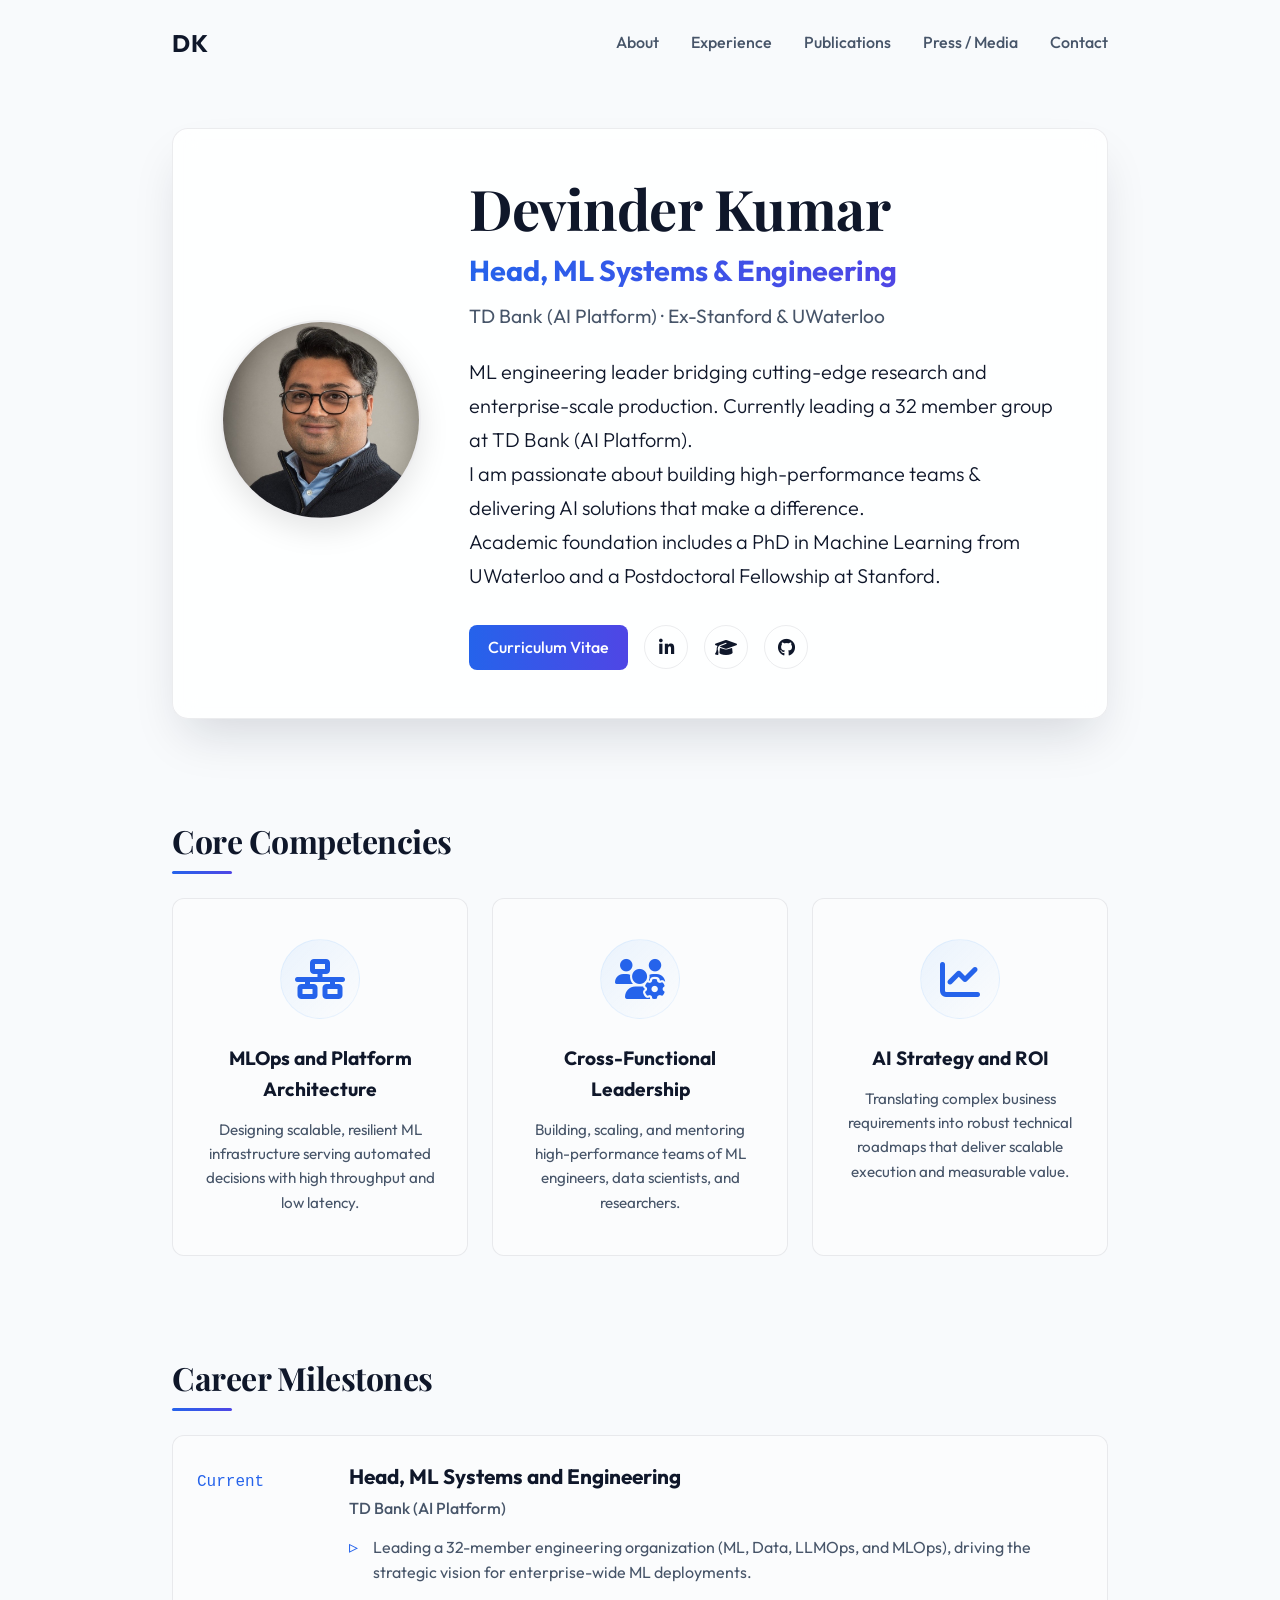
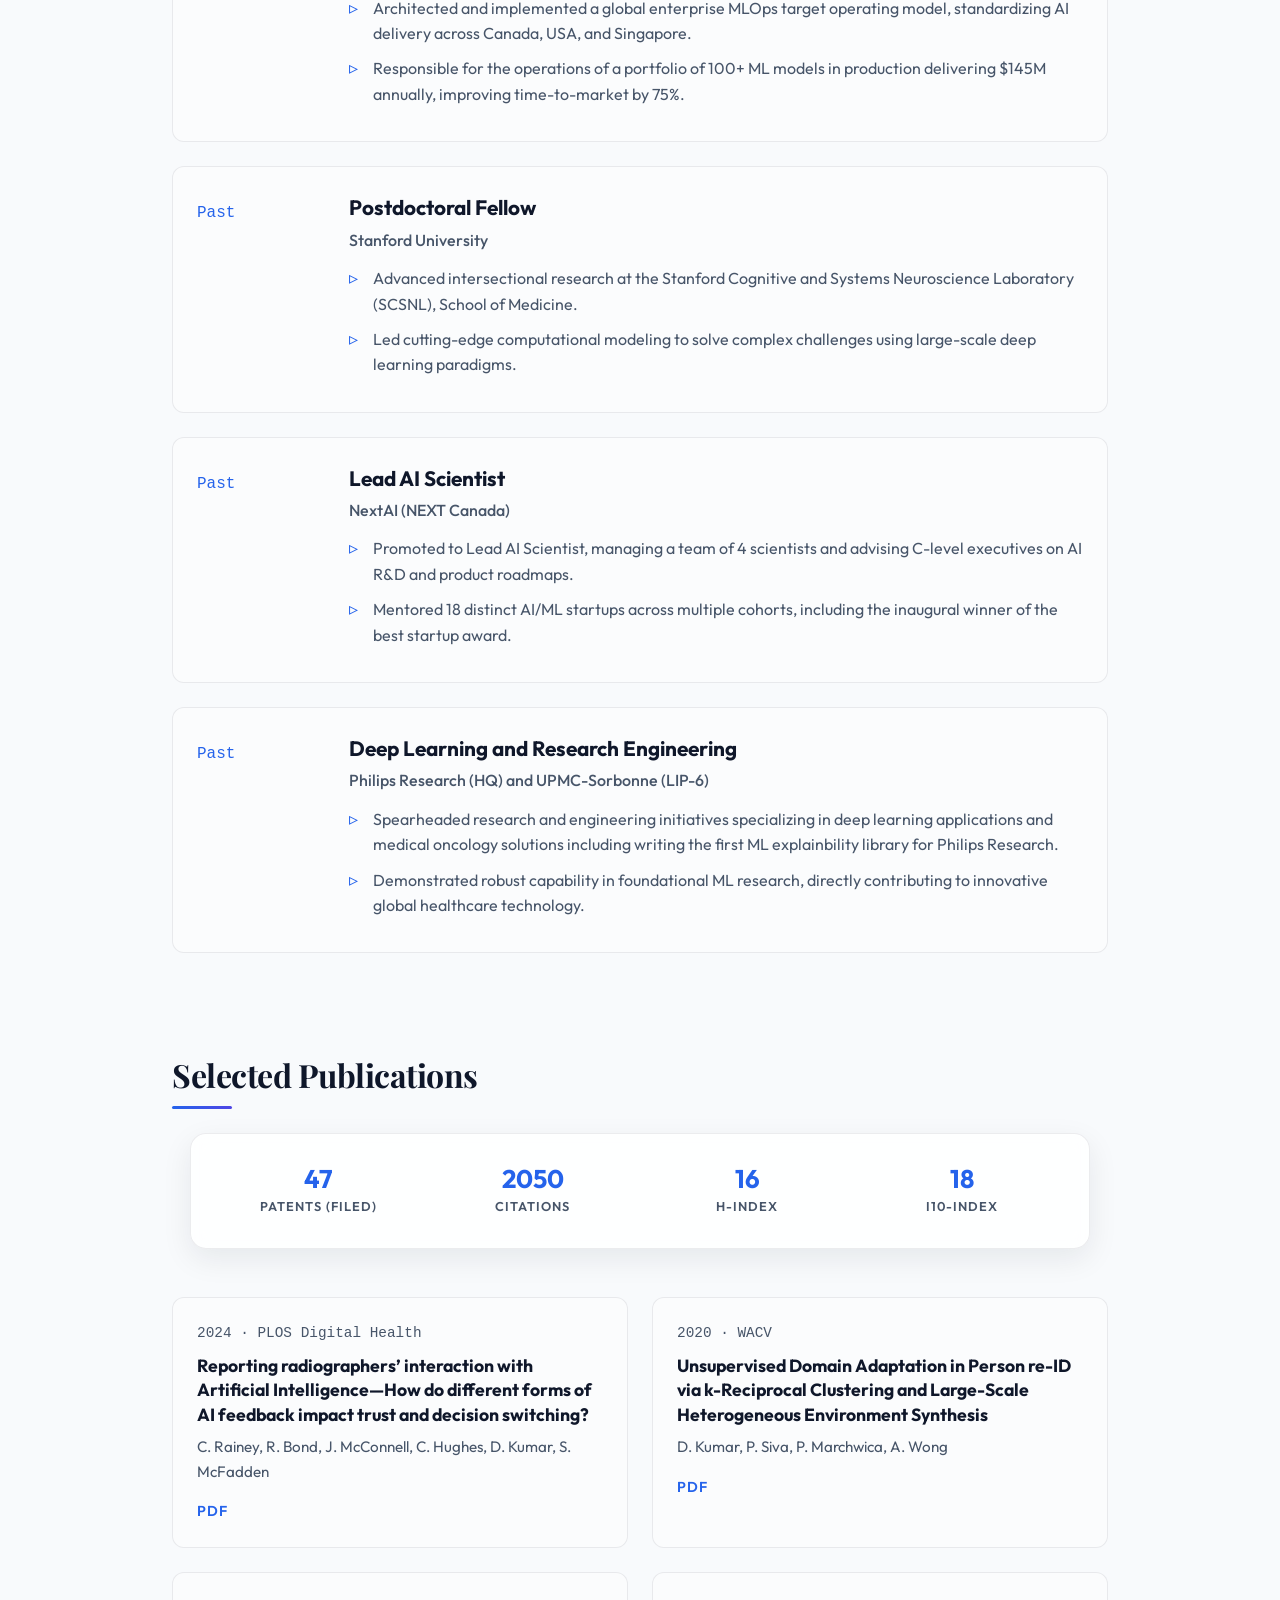
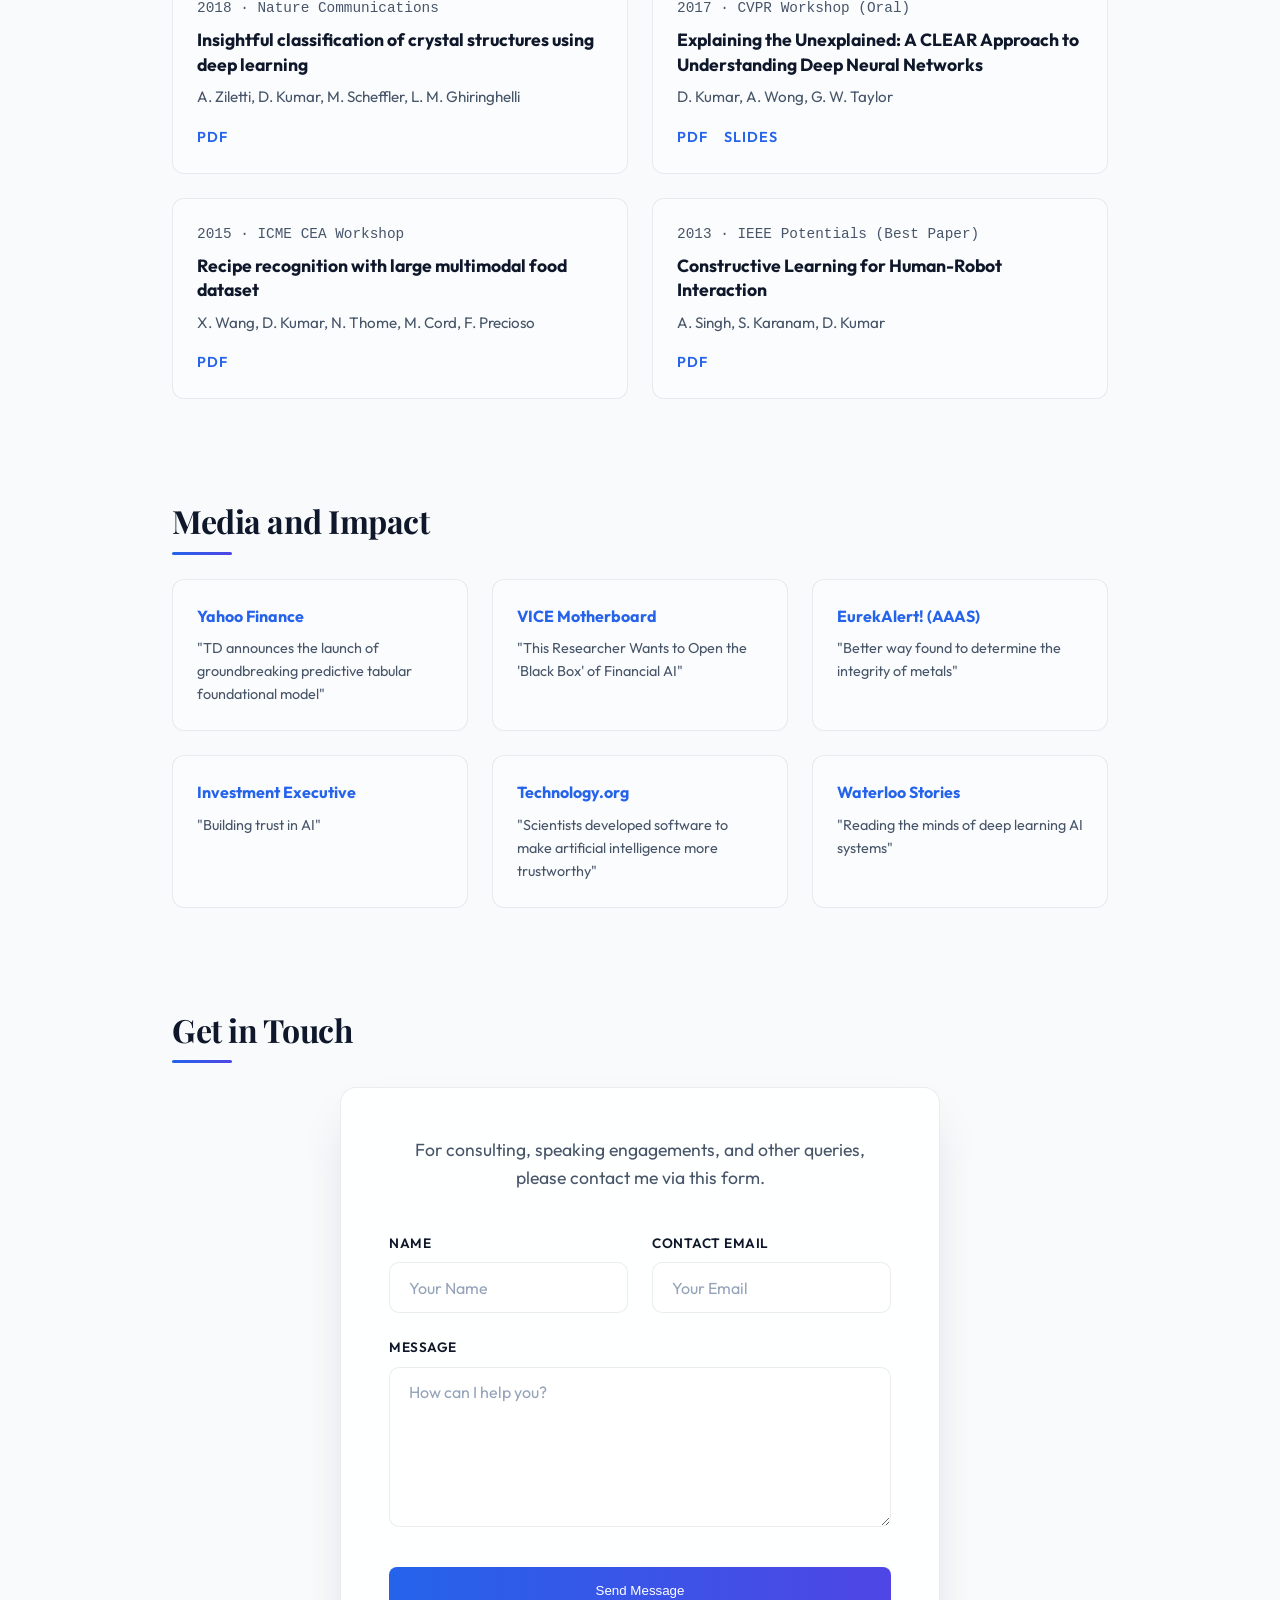
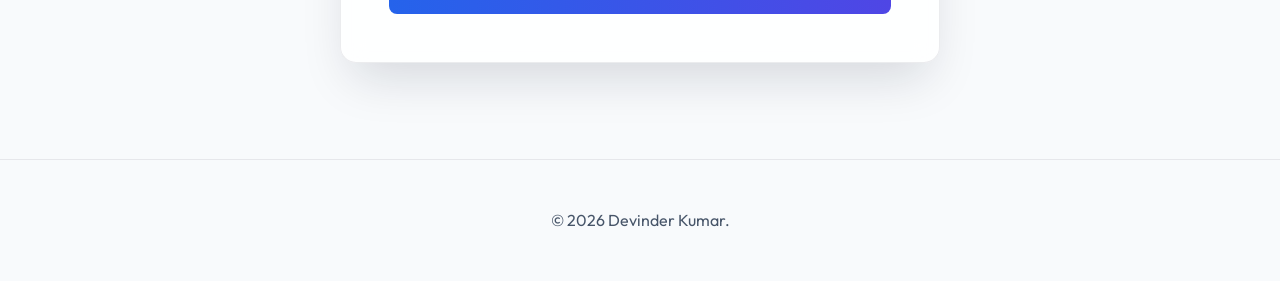
<file: index.html>
<!DOCTYPE html>
<html lang="en">

<head>
    <meta charset="utf-8">
    <meta name="viewport" content="width=device-width, initial-scale=1.0">
    <meta http-equiv="Content-Security-Policy" content="upgrade-insecure-requests">
    <meta http-equiv="X-XSS-Protection" content="1; mode=block">
    <meta http-equiv="Strict-Transport-Security" content="max-age=31536000; includeSubDomains; preload">
    <meta http-equiv="X-Content-Type-Options" content="nosniff">

    <title>Devinder Kumar | Head of ML Systems and Engineering</title>
    <meta name="description"
        content="Portfolio of Devinder Kumar, Head of ML Systems and Engineering at TD Bank (AI Platform) and former Stanford Postdoctoral Fellow. Expertise in Deep Learning and Explainable AI.">

    <!-- OpenGraph/SEO -->
    <meta property="og:title" content="Devinder Kumar | AI and ML Systems Executive">
    <meta property="og:description"
        content="Portfolio of Devinder Kumar, Head of ML Systems & Engineering at TD Bank (Layer6).">
    <meta property="og:type" content="website">

    <link rel="preconnect" href="https://fonts.googleapis.com">
    <link rel="preconnect" href="https://fonts.gstatic.com" crossorigin>
    <link
        href="https://fonts.googleapis.com/css2?family=Outfit:wght@300;400;500;600;700&family=Playfair+Display:wght@600;700&display=swap"
        rel="stylesheet">
    <link rel="stylesheet" href="https://cdnjs.cloudflare.com/ajax/libs/font-awesome/6.5.1/css/all.min.css">
    <link rel="stylesheet" href="css/base.css">
    <link rel="shortcut icon" href="favicon.ico">
</head>

<body>
    <nav class="navbar">
        <div class="nav-container">
            <a href="#about" class="nav-logo">DK</a>
            <ul class="nav-links">
                <li><a href="#about">About</a></li>
                <li><a href="#experience">Experience</a></li>
                <li><a href="#publications">Publications</a></li>
                <li><a href="#press">Press / Media</a></li>
                <li><a href="#contact">Contact</a></li>
            </ul>
        </div>
    </nav>

    <main>
        <!-- Hero Section -->
        <section id="about" class="hero-section glass-panel fade-in-up">
            <div class="hero-content">
                <div class="profile-wrapper">
                    <img src="profile_pic.jpeg" alt="Devinder Kumar" class="profile-img">
                </div>
                <div class="hero-text">
                    <h1 class="serif-heading">Devinder Kumar</h1>
                    <h2 class="gradient-text">Head, ML Systems & Engineering</h2>
                    <h3>TD Bank (AI Platform) &middot; Ex-Stanford & UWaterloo</h3>
                    <p class="bio executive-summary">
                        ML engineering leader bridging cutting-edge research and enterprise-scale production. Currently
                        leading a 32 member group at TD Bank (AI Platform).
                        <br> I am passionate about building high-performance teams & delivering AI solutions that make a
                        difference.
                        <br>
                        Academic foundation includes a PhD in Machine Learning from UWaterloo and a
                        Postdoctoral Fellowship at Stanford.
                    </p>
                    <div class="social-links">
                        <a href="#" onclick="openModal(event)" class="btn btn-primary">Curriculum Vitae</a>
                        <a href="https://www.linkedin.com/in/kumardevinder/" target="_blank"
                            class="btn btn-outline btn-icon" title="LinkedIn" aria-label="LinkedIn">
                            <i class="fab fa-linkedin-in"></i>
                        </a>
                        <a href="https://scholar.google.ca/citations?user=sLVsbB0AAAAJ&hl=en" target="_blank"
                            class="btn btn-outline btn-icon" title="Google Scholar" aria-label="Google Scholar">
                            <i class="fas fa-graduation-cap"></i>
                        </a>
                        <a href="https://github.com/dev4488/" target="_blank" class="btn btn-outline btn-icon"
                            title="GitHub" aria-label="GitHub">
                            <i class="fab fa-github"></i>
                        </a>
                    </div>
                </div>
            </div>
        </section>

        <!-- Core Competencies -->
        <section id="competencies" class="section fade-in-up">
            <h2 class="section-title serif-heading">Core Competencies</h2>
            <div class="competencies-grid">
                <div class="comp-card glass-card hover-lift">
                    <i class="fas fa-network-wired comp-icon"></i>
                    <h3>MLOps and Platform Architecture</h3>
                    <p>Designing scalable, resilient ML infrastructure serving automated decisions with high throughput
                        and low latency.</p>
                </div>
                <div class="comp-card glass-card hover-lift">
                    <i class="fas fa-users-cog comp-icon"></i>
                    <h3>Cross-Functional Leadership</h3>
                    <p>Building, scaling, and mentoring high-performance teams of ML engineers, data scientists, and
                        researchers.</p>
                </div>
                <div class="comp-card glass-card hover-lift">
                    <i class="fas fa-chart-line comp-icon"></i>
                    <h3>AI Strategy and ROI</h3>
                    <p>Translating complex business requirements into robust technical roadmaps that deliver scalable
                        execution and measurable value.</p>
                </div>
            </div>
        </section>

        <!-- Experience -->
        <section id="experience" class="section fade-in-up">
            <h2 class="section-title serif-heading">Career Milestones</h2>
            <div class="timeline">
                <div class="timeline-item glass-card">
                    <div class="timeline-meta">
                        <span class="timeline-date">Current</span>
                    </div>
                    <div class="timeline-content">
                        <h3>Head, ML Systems and Engineering</h3>
                        <h4 class="company-name">TD Bank (AI Platform)</h4>
                        <ul class="impact-list">
                            <li>Leading a 32-member engineering organization (ML, Data, LLMOps, and MLOps), driving the
                                strategic vision for enterprise-wide ML deployments.</li>
                            <li>Architected and implemented a global enterprise MLOps target operating model,
                                standardizing AI delivery across Canada, USA, and Singapore.</li>
                            <li>Responsible for the operations of a portfolio of 100+ ML models in production delivering
                                $145M annually, improving time-to-market by 75%.</li>
                        </ul>
                    </div>
                </div>

                <div class="timeline-item glass-card">
                    <div class="timeline-meta">
                        <span class="timeline-date">Past</span>
                    </div>
                    <div class="timeline-content">
                        <h3>Postdoctoral Fellow</h3>
                        <h4 class="company-name">Stanford University</h4>
                        <ul class="impact-list">
                            <li>Advanced intersectional research at the Stanford Cognitive and Systems Neuroscience
                                Laboratory (SCSNL), School of Medicine.</li>
                            <li>Led cutting-edge computational modeling to solve complex challenges using large-scale
                                deep learning paradigms.</li>
                        </ul>
                    </div>
                </div>

                <div class="timeline-item glass-card">
                    <div class="timeline-meta">
                        <span class="timeline-date">Past</span>
                    </div>
                    <div class="timeline-content">
                        <h3>Lead AI Scientist</h3>
                        <h4 class="company-name">NextAI (NEXT Canada)</h4>
                        <ul class="impact-list">
                            <li>Promoted to Lead AI Scientist, managing a team of 4 scientists and advising C-level
                                executives on AI R&D and product roadmaps.</li>
                            <li>Mentored 18 distinct AI/ML startups across multiple cohorts, including the inaugural
                                winner of the best startup award.</li>
                        </ul>
                    </div>
                </div>

                <div class="timeline-item glass-card">
                    <div class="timeline-meta">
                        <span class="timeline-date">Past</span>
                    </div>
                    <div class="timeline-content">
                        <h3>Deep Learning and Research Engineering</h3>
                        <h4 class="company-name">Philips Research (HQ) and UPMC-Sorbonne (LIP-6)</h4>
                        <ul class="impact-list">
                            <li>Spearheaded research and engineering initiatives specializing in deep learning
                                applications and medical oncology solutions including writing the first ML explainbility
                                library for Philips Research.</li>
                            <li>Demonstrated robust capability in foundational ML research, directly contributing to
                                innovative global healthcare technology.</li>
                        </ul>
                    </div>
                </div>
            </div>
        </section>

        <!-- Publications -->
        <section id="publications" class="section fade-in-up">
            <h2 class="section-title serif-heading">Selected Publications</h2>
            <div class="metrics-bar">
                <div class="metrics-item">
                    <span class="metrics-value">47</span>
                    <span class="metrics-label">Patents (filed)</span>
                </div>
                <div class="metrics-item">
                    <span id="citation-count" class="metrics-value">2050</span>
                    <span class="metrics-label">Citations</span>
                </div>
                <div class="metrics-item">
                    <span id="h-index" class="metrics-value">16</span>
                    <span class="metrics-label">H-index</span>
                </div>
                <div class="metrics-item">
                    <span id="i10-index" class="metrics-value">18</span>
                    <span class="metrics-label">i10-index</span>
                </div>
            </div>
            <div class="grid-container">
                <div class="pub-card glass-card hover-lift">
                    <span class="pub-year">2024 &middot; PLOS Digital Health</span>
                    <h3>Reporting radiographers’ interaction with Artificial Intelligence—How do different forms of AI
                        feedback impact trust and decision switching?</h3>
                    <p class="pub-authors">C. Rainey, R. Bond, J. McConnell, C. Hughes, D. Kumar, S. McFadden</p>
                    <div class="pub-links">
                        <a href="https://journals.plos.org/digitalhealth/article?id=10.1371/journal.pdig.0000560"
                            target="_blank">PDF</a>
                    </div>
                </div>

                <div class="pub-card glass-card hover-lift">
                    <span class="pub-year">2020 &middot; WACV</span>
                    <h3>Unsupervised Domain Adaptation in Person re-ID via k-Reciprocal Clustering and Large-Scale
                        Heterogeneous Environment Synthesis</h3>
                    <p class="pub-authors">D. Kumar, P. Siva, P. Marchwica, A. Wong</p>
                    <div class="pub-links">
                        <a href="https://openaccess.thecvf.com/content_WACV_2020/html/Kumar_Unsupervised_Domain_Adaptation_in_Person_re-ID_via_k-Reciprocal_Clustering_and_WACV_2020_paper.html"
                            target="_blank">PDF</a>
                    </div>
                </div>

                <div class="pub-card glass-card hover-lift">
                    <span class="pub-year">2018 &middot; Nature Communications</span>
                    <h3>Insightful classification of crystal structures using deep learning</h3>
                    <p class="pub-authors">A. Ziletti, D. Kumar, M. Scheffler, L. M. Ghiringhelli</p>
                    <div class="pub-links">
                        <a href="https://www.nature.com/articles/s41467-018-05169-6" target="_blank">PDF</a>
                    </div>
                </div>

                <div class="pub-card glass-card hover-lift">
                    <span class="pub-year">2017 &middot; CVPR Workshop (Oral)</span>
                    <h3>Explaining the Unexplained: A CLEAR Approach to Understanding Deep Neural Networks</h3>
                    <p class="pub-authors">D. Kumar, A. Wong, G. W. Taylor</p>
                    <div class="pub-links">
                        <a href="https://arxiv.org/abs/1704.04133" target="_blank">PDF</a>
                        <a href="https://dev4488.github.io/slides/devinder_kumar_CLEAR_map_ecvw_cvprw_2017.pdf"
                            target="_blank">Slides</a>
                    </div>
                </div>

                <div class="pub-card glass-card hover-lift">
                    <span class="pub-year">2015 &middot; ICME CEA Workshop</span>
                    <h3>Recipe recognition with large multimodal food dataset</h3>
                    <p class="pub-authors">X. Wang, D. Kumar, N. Thome, M. Cord, F. Precioso</p>
                    <div class="pub-links">
                        <a href="https://webia.lip6.fr/~cord/pdfs/publis/CordCooking2015icme.pdf"
                            target="_blank">PDF</a>
                    </div>
                </div>

                <div class="pub-card glass-card hover-lift">
                    <span class="pub-year">2013 &middot; IEEE Potentials (Best Paper)</span>
                    <h3>Constructive Learning for Human-Robot Interaction</h3>
                    <p class="pub-authors">A. Singh, S. Karanam, D. Kumar</p>
                    <div class="pub-links">
                        <a href="https://ieeexplore.ieee.org/xpl/articleDetails.jsp?arnumber=6565461"
                            target="_blank">PDF</a>
                    </div>
                </div>
            </div>
        </section>

        <!-- Press Section -->
        <section id="press" class="section fade-in-up">
            <h2 class="section-title serif-heading">Media and Impact</h2>
            <div class="grid-container press-grid">
                <a href="https://finance.yahoo.com/news/td-announces-launch-groundbreaking-predictive-110000202.html"
                    target="_blank" class="press-card glass-card hover-lift">
                    <h4>Yahoo Finance</h4>
                    <p>"TD announces the launch of groundbreaking predictive tabular foundational model"</p>
                </a>
                <a href="https://www.vice.com/en/article/this-researcher-wants-to-open-the-black-box-of-financial-ai/"
                    target="_blank" class="press-card glass-card hover-lift">
                    <h4>VICE Motherboard</h4>
                    <p>"This Researcher Wants to Open the 'Black Box' of Financial AI"</p>
                </a>
                <a href="https://www.eurekalert.org/news-releases/797577" target="_blank"
                    class="press-card glass-card hover-lift">
                    <h4>EurekAlert! (AAAS)</h4>
                    <p>"Better way found to determine the integrity of metals"</p>
                </a>
                <a href="https://www.investmentexecutive.com/news/industry-news/building-trust-in-ai/" target="_blank"
                    class="press-card glass-card hover-lift">
                    <h4>Investment Executive</h4>
                    <p>"Building trust in AI"</p>
                </a>
                <a href="https://www.technology.org/2017/10/07/scientists-developed-software-to-make-artificial-intelligence-systems-more-trustworthy/"
                    target="_blank" class="press-card glass-card hover-lift">
                    <h4>Technology.org</h4>
                    <p>"Scientists developed software to make artificial intelligence more trustworthy"</p>
                </a>
                <a href="https://uwaterloo.ca/stories/reading-minds-deep-learning-ai-systems" target="_blank"
                    class="press-card glass-card hover-lift">
                    <h4>Waterloo Stories</h4>
                    <p>"Reading the minds of deep learning AI systems"</p>
                </a>
            </div>
        </section>

        <!-- Contact Section -->
        <section id="contact" class="section fade-in-up">
            <h2 class="section-title serif-heading">Get in Touch</h2>
            <div class="contact-container glass-panel">
                <p class="contact-text">
                    For consulting, speaking engagements, and other queries, please contact me via this form.
                </p>
                <form action="https://formspree.io/f/mdaplzyn" method="POST" class="contact-form">
                    <div class="form-row">
                        <div class="form-group">
                            <label for="name">Name</label>
                            <input type="text" id="name" name="name" class="form-control" placeholder="Your Name"
                                required>
                        </div>
                        <div class="form-group">
                            <label for="email">Contact Email</label>
                            <input type="email" id="email" name="_replyto" class="form-control" placeholder="Your Email"
                                required>
                        </div>
                    </div>
                    <div class="form-group">
                        <label for="message">Message</label>
                        <textarea id="message" name="message" class="form-control" placeholder="How can I help you?"
                            required></textarea>
                    </div>
                    <button type="submit" class="btn btn-primary"
                        style="width: 100%; padding: 1rem; margin-top: 1rem;">Send
                        Message</button>
                </form>
            </div>
        </section>
    </main>

    <footer>
        <p>&copy; 2026 Devinder Kumar.</p>
    </footer>

    <!-- Analytics & Scripts -->
    <script>
        (function (i, s, o, g, r, a, m) {
            i['GoogleAnalyticsObject'] = r; i[r] = i[r] || function () {
                (i[r].q = i[r].q || []).push(arguments)
            }, i[r].l = 1 * new Date(); a = s.createElement(o),
                m = s.getElementsByTagName(o)[0]; a.async = 1; a.src = g; m.parentNode.insertBefore(a, m)
        })(window, document, 'script', 'https://www.google-analytics.com/analytics.js', 'ga');
        ga('create', 'UA-46434583-1', 'auto');
        ga('send', 'pageview');
    </script>
    <script>
        // Smooth scroll for nav
        document.querySelectorAll('a[href^="#"]').forEach(anchor => {
            anchor.addEventListener('click', function (e) {
                e.preventDefault();
                const targetElement = document.querySelector(this.getAttribute('href'));
                if (targetElement) {
                    const navHeight = document.querySelector('.navbar').offsetHeight;
                    const elementPosition = targetElement.getBoundingClientRect().top;
                    const offsetPosition = elementPosition + window.scrollY - navHeight - 10;

                    window.scrollTo({
                        top: offsetPosition,
                        behavior: 'smooth'
                    });
                }
            });
        });

        // Add scrolled class to navbar
        window.addEventListener('scroll', () => {
            const nav = document.querySelector('.navbar');
            if (window.scrollY > 50) {
                nav.classList.add('scrolled');
            } else {
                nav.classList.remove('scrolled');
            }
        });

        // Intersection Observer for Scroll Animations
        const observerOptions = {
            root: null,
            rootMargin: '0px',
            threshold: 0.15
        };

        const observer = new IntersectionObserver((entries, observer) => {
            entries.forEach(entry => {
                if (entry.isIntersecting) {
                    entry.target.classList.add('visible');
                    // Optional: remove unobserve if you want it to fade in/out repeatedly
                    observer.unobserve(entry.target);
                }
            });
        }, observerOptions);

        document.querySelectorAll('.fade-in-up').forEach(element => {
            observer.observe(element);
        });
    </script>

    <!-- Password Modal -->
    <div id="cvModal" class="modal">
        <div class="modal-content glass-panel">
            <span class="close-btn" onclick="closeModal()">&times;</span>
            <h3 style="margin-bottom: 1rem; font-size: 1.5rem;">Access Curriculum Vitae</h3>
            <p style="margin-bottom: 1.5rem; color: var(--text-secondary);">For resume password, please contact me.</p>
            <input type="password" id="cvPassword" placeholder="Enter Password" class="modal-input"
                onkeypress="handleEnter(event)">
            <p id="errorMessage" class="error-msg"></p>
            <button onclick="verifyPassword()" class="btn btn-primary" style="width: 100%; margin-top: 1rem;">Unlock
                Resume</button>
        </div>
    </div>

    <script>
        // Modal Logic
        const modal = document.getElementById("cvModal");

        function openModal(e) {
            e.preventDefault();
            modal.style.display = "flex";
            document.getElementById("cvPassword").focus();
        }

        function closeModal() {
            modal.style.display = "none";
            document.getElementById("cvPassword").value = "";
            document.getElementById("errorMessage").style.display = "none";
        }

        window.onclick = function (event) {
            if (event.target == modal) {
                closeModal();
            }
        }

        function handleEnter(e) {
            if (e.key === 'Enter') {
                verifyPassword();
            }
        }

        // Extremely simple client-side SHA-256 implementation
        async function sha256(message) {
            const msgBuffer = new TextEncoder().encode(message);
            const hashBuffer = await crypto.subtle.digest('SHA-256', msgBuffer);
            const hashArray = Array.from(new Uint8Array(hashBuffer));
            return hashArray.map(b => b.toString(16).padStart(2, '0')).join('');
        }

        async function verifyPassword() {
            const input = document.getElementById("cvPassword").value;
            const errorMsg = document.getElementById("errorMessage");

            // Expected Hash computed securely
            const expectedHash = "424c667de527f011ebe6893e5ad2770ed337f6d278c1c20f28f1872b1608a0ac";
            const inputHash = await sha256(input);

            if (inputHash === expectedHash) {
                errorMsg.style.display = "none";
                closeModal();
                window.open("8f7d9a2b4c6e1f3.pdf", "_blank");
            } else {
                errorMsg.innerText = "Incorrect Password. Please try again.";
                errorMsg.style.display = "block";
            }
        }
    </script>
</body>

</html>
</file>
<file: css/base.css>
/* 
 * Devinder Kumar - 2026 Modern Portfolio CSS
 * Theme: Executive Dark Mode / Glassmorphism
 */

:root {
    --bg-color: #f8fafc;
    --bg-secondary: #ffffff;
    --text-primary: #0f172a;
    --text-secondary: #475569;
    --accent-color: #2563eb;
    --accent-hover: #1d4ed8;
    --gradient-start: #2563eb;
    --gradient-end: #4f46e5;
    --glass-bg: rgba(255, 255, 255, 0.85);
    --glass-border: rgba(15, 23, 42, 0.08);
    --font-family: 'Outfit', -apple-system, BlinkMacSystemFont, "Segoe UI", Roboto, sans-serif;
    --font-serif: 'Playfair Display', Georgia, serif;
    --max-width: 1000px;
}

* {
    margin: 0;
    padding: 0;
    box-sizing: border-box;
}

html {
    scroll-behavior: smooth;
    scroll-padding-top: 100px;
}

body {
    background-color: var(--bg-color);
    color: var(--text-primary);
    font-family: var(--font-family);
    line-height: 1.6;
    overflow-x: hidden;
}

a {
    color: var(--accent-color);
    text-decoration: none;
    transition: color 0.3s ease;
}

a:hover {
    color: var(--accent-hover);
}

/* Navbar */
.navbar {
    position: fixed;
    top: 0;
    width: 100%;
    z-index: 1000;
    padding: 1.5rem 0;
    transition: all 0.3s ease;
    background: transparent;
}

.navbar.scrolled {
    background: var(--glass-bg);
    backdrop-filter: blur(10px);
    -webkit-backdrop-filter: blur(10px);
    border-bottom: 1px solid var(--glass-border);
    padding: 1rem 0;
}

.nav-container {
    max-width: var(--max-width);
    margin: 0 auto;
    padding: 0 2rem;
    display: flex;
    justify-content: space-between;
    align-items: center;
}

.nav-logo {
    font-size: 1.5rem;
    font-weight: 700;
    color: var(--text-primary);
    letter-spacing: 1px;
}

.nav-links {
    list-style: none;
    display: flex;
    gap: 2rem;
}

.nav-links a {
    color: var(--text-secondary);
    font-weight: 500;
}

.nav-links a:hover {
    color: var(--text-primary);
}

/* Main Layout */
main {
    max-width: var(--max-width);
    margin: 0 auto;
    padding: 0 2rem;
}

/* Utility Classes */
.glass-panel {
    background: var(--glass-bg);
    backdrop-filter: blur(12px);
    border: 1px solid var(--glass-border);
    border-radius: 16px;
    padding: 3rem;
}

.glass-card {
    background: rgba(15, 23, 42, 0.03);
    border: 1px solid var(--glass-border);
    border-radius: 12px;
    padding: 1.5rem;
    transition: transform 0.3s ease, border-color 0.3s ease, background 0.3s ease;
}

.hover-lift:hover {
    transform: translateY(-5px);
    border-color: rgba(15, 23, 42, 0.15);
    background: rgba(15, 23, 42, 0.05);
}

.gradient-text {
    background: linear-gradient(90deg, var(--gradient-start), var(--gradient-end));
    -webkit-background-clip: text;
    background-clip: text;
    -webkit-text-fill-color: transparent;
    display: inline-block;
}

/* Hero Section */
.hero-section {
    margin-top: 8rem;
    margin-bottom: 6rem;
}

.hero-content {
    display: flex;
    align-items: center;
    gap: 3rem;
}

.profile-wrapper {
    flex-shrink: 0;
}

.profile-img {
    width: 200px;
    height: 200px;
    border-radius: 50%;
    object-fit: contain;
    border: 2px solid var(--glass-border);
    box-shadow: 0 10px 30px rgba(0, 0, 0, 0.1);
    background-color: #fff;
}

.hero-text h1 {
    font-size: 3.5rem;
    font-weight: 700;
    margin-bottom: 0.5rem;
    line-height: 1.1;
}

.hero-text h2 {
    font-size: 1.8rem;
    margin-bottom: 0.5rem;
}

.hero-text h3 {
    font-size: 1.2rem;
    color: var(--text-secondary);
    font-weight: 400;
    margin-bottom: 1.5rem;
}

.bio {
    color: var(--text-secondary);
    margin-bottom: 1rem;
    font-size: 1.1rem;
}

/* Buttons */
.social-links {
    margin-top: 2rem;
    display: flex;
    gap: 1rem;
    flex-wrap: wrap;
}

.btn {
    padding: 0.6rem 1.2rem;
    border-radius: 8px;
    font-weight: 500;
    transition: all 0.3s ease;
    cursor: pointer;
    text-align: center;
}

.btn-primary {
    background: linear-gradient(90deg, var(--gradient-start), var(--gradient-end));
    color: #fff;
    border: none;
}

.btn-primary:hover {
    opacity: 0.9;
    color: #fff;
    transform: translateY(-2px);
    box-shadow: 0 5px 15px rgba(59, 130, 246, 0.3);
}

.btn-outline {
    background: transparent;
    color: var(--text-primary);
    border: 1px solid var(--glass-border);
}

.btn-outline:hover {
    background: rgba(15, 23, 42, 0.05);
    border-color: rgba(15, 23, 42, 0.2);
    color: var(--text-primary);
}

.btn-icon {
    width: 44px;
    height: 44px;
    display: flex;
    align-items: center;
    justify-content: center;
    border-radius: 50%;
    padding: 0;
    font-size: 1.1rem;
    flex-shrink: 0;
}

.btn-icon i {
    transition: transform 0.3s ease;
}

.btn-icon:hover i {
    transform: scale(1.1);
}

/* Sections */
.section {
    margin-bottom: 6rem;
}

.section-title {
    font-size: 2rem;
    margin-bottom: 2rem;
    position: relative;
    display: inline-block;
}

.section-title::after {
    content: '';
    position: absolute;
    bottom: -8px;
    left: 0;
    width: 60px;
    height: 3px;
    background: linear-gradient(90deg, var(--gradient-start), var(--gradient-end));
    border-radius: 2px;
}

/* Timeline */
.timeline {
    display: flex;
    flex-direction: column;
    gap: 1.5rem;
}

.timeline-item {
    display: flex;
    gap: 2rem;
}

.timeline-meta {
    width: 120px;
    flex-shrink: 0;
    padding-top: 0.5rem;
}

.timeline-date {
    color: var(--accent-color);
    font-family: monospace;
    font-size: 1rem;
}

.timeline-content h3 {
    font-size: 1.3rem;
    margin-bottom: 0.2rem;
}

.company-name {
    color: var(--text-secondary);
    font-size: 1rem;
    font-weight: 500;
    margin-bottom: 0.8rem;
}

/* Grids */
.grid-container {
    display: grid;
    grid-template-columns: repeat(auto-fill, minmax(300px, 1fr));
    gap: 1.5rem;
}

/* Publications */
.metrics-bar {
    display: flex;
    justify-content: space-around;
    align-items: center;
    gap: 1.5rem;
    margin: 0 auto 3rem auto;
    padding: 2rem;
    flex-wrap: wrap;
    text-align: center;
    max-width: 900px;
    background: var(--glass-bg);
    backdrop-filter: blur(10px);
    -webkit-backdrop-filter: blur(10px);
    border: 1px solid var(--glass-border);
    border-radius: 16px;
    box-shadow: 0 10px 30px rgba(15, 23, 42, 0.08);
}

.metrics-item {
    display: flex;
    flex-direction: column;
    gap: 0.3rem;
    min-width: 120px;
}

.metrics-value {
    font-size: 1.6rem;
    font-weight: 700;
    color: var(--accent-color);
    line-height: 1;
}

.metrics-label {
    font-size: 0.8rem;
    color: var(--text-secondary);
    text-transform: uppercase;
    letter-spacing: 1px;
    font-weight: 600;
}

.pub-year {
    display: block;
    color: var(--text-secondary);
    font-size: 0.9rem;
    font-family: monospace;
    margin-bottom: 0.5rem;
}

.pub-card h3 {
    font-size: 1.1rem;
    margin-bottom: 0.5rem;
    line-height: 1.4;
}

.pub-authors {
    color: var(--text-secondary);
    font-size: 0.95rem;
    margin-bottom: 1rem;
}

.pub-links {
    display: flex;
    gap: 1rem;
}

.pub-links a {
    font-size: 0.9rem;
    text-transform: uppercase;
    letter-spacing: 1px;
    font-weight: 600;
}

/* Press Grid */
.press-grid {
    grid-template-columns: repeat(auto-fill, minmax(220px, 1fr));
}

.press-card h4 {
    color: var(--accent-color);
    margin-bottom: 0.5rem;
}

.press-card p {
    font-size: 0.9rem;
    color: var(--text-secondary);
}

/* Footer */
footer {
    text-align: center;
    padding: 3rem 0;
    border-top: 1px solid var(--glass-border);
    margin-top: 4rem;
    color: var(--text-secondary);
}

/* Responsive */
@media (max-width: 768px) {
    .nav-links {
        display: none;
    }

    .hero-content {
        flex-direction: column;
        text-align: center;
    }

    .social-links {
        justify-content: center;
    }

    .timeline-item {
        flex-direction: column;
        gap: 0.5rem;
    }

    .timeline-meta {
        padding-top: 0;
    }
}

/* Modal Styling */
.modal {
    display: none;
    position: fixed;
    z-index: 2000;
    left: 0;
    top: 0;
    width: 100%;
    height: 100%;
    background-color: rgba(15, 23, 42, 0.5);
    backdrop-filter: blur(4px);
    -webkit-backdrop-filter: blur(4px);
    justify-content: center;
    align-items: center;
}

.modal-content {
    background: var(--bg-secondary);
    padding: 2.5rem;
    border-radius: 16px;
    width: 90%;
    max-width: 400px;
    position: relative;
    text-align: center;
    box-shadow: 0 25px 50px -12px rgba(0, 0, 0, 0.25);
    border: 1px solid var(--glass-border);
}

.close-btn {
    position: absolute;
    top: 1rem;
    right: 1.5rem;
    color: var(--text-secondary);
    font-size: 2rem;
    font-weight: bold;
    cursor: pointer;
    transition: color 0.2s;
}

.close-btn:hover {
    color: var(--text-primary);
}

.modal-input {
    width: 100%;
    padding: 0.8rem 1rem;
    border: 1px solid rgba(15, 23, 42, 0.15);
    border-radius: 8px;
    font-family: var(--font-family);
    font-size: 1rem;
    background: var(--bg-color);
    color: var(--text-primary);
    outline: none;
    transition: border-color 0.2s;
}

.modal-input:focus {
    border-color: var(--accent-color);
}

.error-msg {
    color: #e11d48;
    font-size: 0.9rem;
    margin-top: 0.5rem;
    display: none;
    text-align: left;
}

/* Executive Portfolio Enhancements */
.serif-heading {
    font-family: var(--font-serif);
    letter-spacing: -0.5px;
}

.executive-summary {
    font-size: 1.25rem;
    font-weight: 300;
    color: var(--text-primary);
    line-height: 1.7;
    margin-bottom: 1.5rem;
}

.impact-list {
    list-style: none;
    margin-top: 0.8rem;
    padding-left: 0;
}

.impact-list li {
    position: relative;
    padding-left: 1.5rem;
    margin-bottom: 0.6rem;
    color: var(--text-secondary);
    font-size: 1rem;
}

.impact-list li::before {
    content: "▹";
    position: absolute;
    left: 0;
    color: var(--accent-color);
    font-size: 1.1rem;
    top: -2px;
}

.competencies-grid {
    display: grid;
    grid-template-columns: repeat(auto-fit, minmax(280px, 1fr));
    gap: 1.5rem;
}

.comp-card {
    text-align: center;
    padding: 2.5rem 1.5rem;
}

.comp-icon {
    font-size: 2.5rem;
    color: var(--accent-color);
    margin-bottom: 1.5rem;
    background: linear-gradient(135deg, rgba(88, 166, 255, 0.1), transparent);
    width: 80px;
    height: 80px;
    line-height: 80px;
    border-radius: 50%;
    display: inline-flex;
    justify-content: center;
    align-items: center;
    border: 1px solid rgba(88, 166, 255, 0.1);
}

.comp-card h3 {
    font-size: 1.2rem;
    margin-bottom: 0.8rem;
    color: var(--text-primary);
}

.comp-card p {
    color: var(--text-secondary);
    font-size: 0.95rem;
}

/* Scroll Animations */
.fade-in-up {
    opacity: 0;
    transform: translateY(30px);
    transition: opacity 0.8s ease-out, transform 0.8s ease-out;
}

.fade-in-up.visible {
    opacity: 1;
    transform: translateY(0);
}

/* Refined Light Mode Adjustments */
.glass-panel {
    box-shadow: 0 25px 50px -12px rgba(15, 23, 42, 0.15);
}

.metrics-bar {
    box-shadow: 0 10px 30px rgba(15, 23, 42, 0.08);
}

.profile-img {
    border-color: var(--glass-border);
    background-color: var(--bg-secondary);
}

.glass-card {
    background: rgba(255, 255, 255, 0.4);
}

.glass-card:hover {
    background: rgba(255, 255, 255, 0.9);
    border-color: rgba(15, 23, 42, 0.2);
    box-shadow: 0 10px 25px rgba(15, 23, 42, 0.05);
}

/* Contact Section */
.contact-container {
    max-width: 600px;
    margin: 0 auto;
}

.contact-text {
    text-align: center;
    margin-bottom: 2.5rem;
    color: var(--text-secondary);
    font-size: 1.1rem;
}

.contact-form {
    display: flex;
    flex-direction: column;
    gap: 1.5rem;
}

.form-row {
    display: grid;
    grid-template-columns: 1fr 1fr;
    gap: 1.5rem;
}

.form-group {
    display: flex;
    flex-direction: column;
    gap: 0.5rem;
}

.form-group label {
    font-weight: 600;
    font-size: 0.85rem;
    color: var(--text-primary);
    text-transform: uppercase;
    letter-spacing: 0.5px;
}

.form-control {
    width: 100%;
    padding: 0.9rem 1.2rem;
    border: 1px solid var(--glass-border);
    border-radius: 10px;
    background: rgba(255, 255, 255, 0.5);
    font-family: var(--font-family);
    font-size: 1rem;
    transition: all 0.3s ease;
    outline: none;
    color: var(--text-primary);
}

.form-control:focus {
    border-color: var(--accent-color);
    background: #fff;
    box-shadow: 0 0 0 4px rgba(37, 99, 235, 0.08);
}

.form-control::placeholder {
    color: #94a3b8;
}

textarea.form-control {
    min-height: 160px;
    resize: vertical;
}

@media (max-width: 640px) {
    .form-row {
        grid-template-columns: 1fr;
    }
}
</file>
